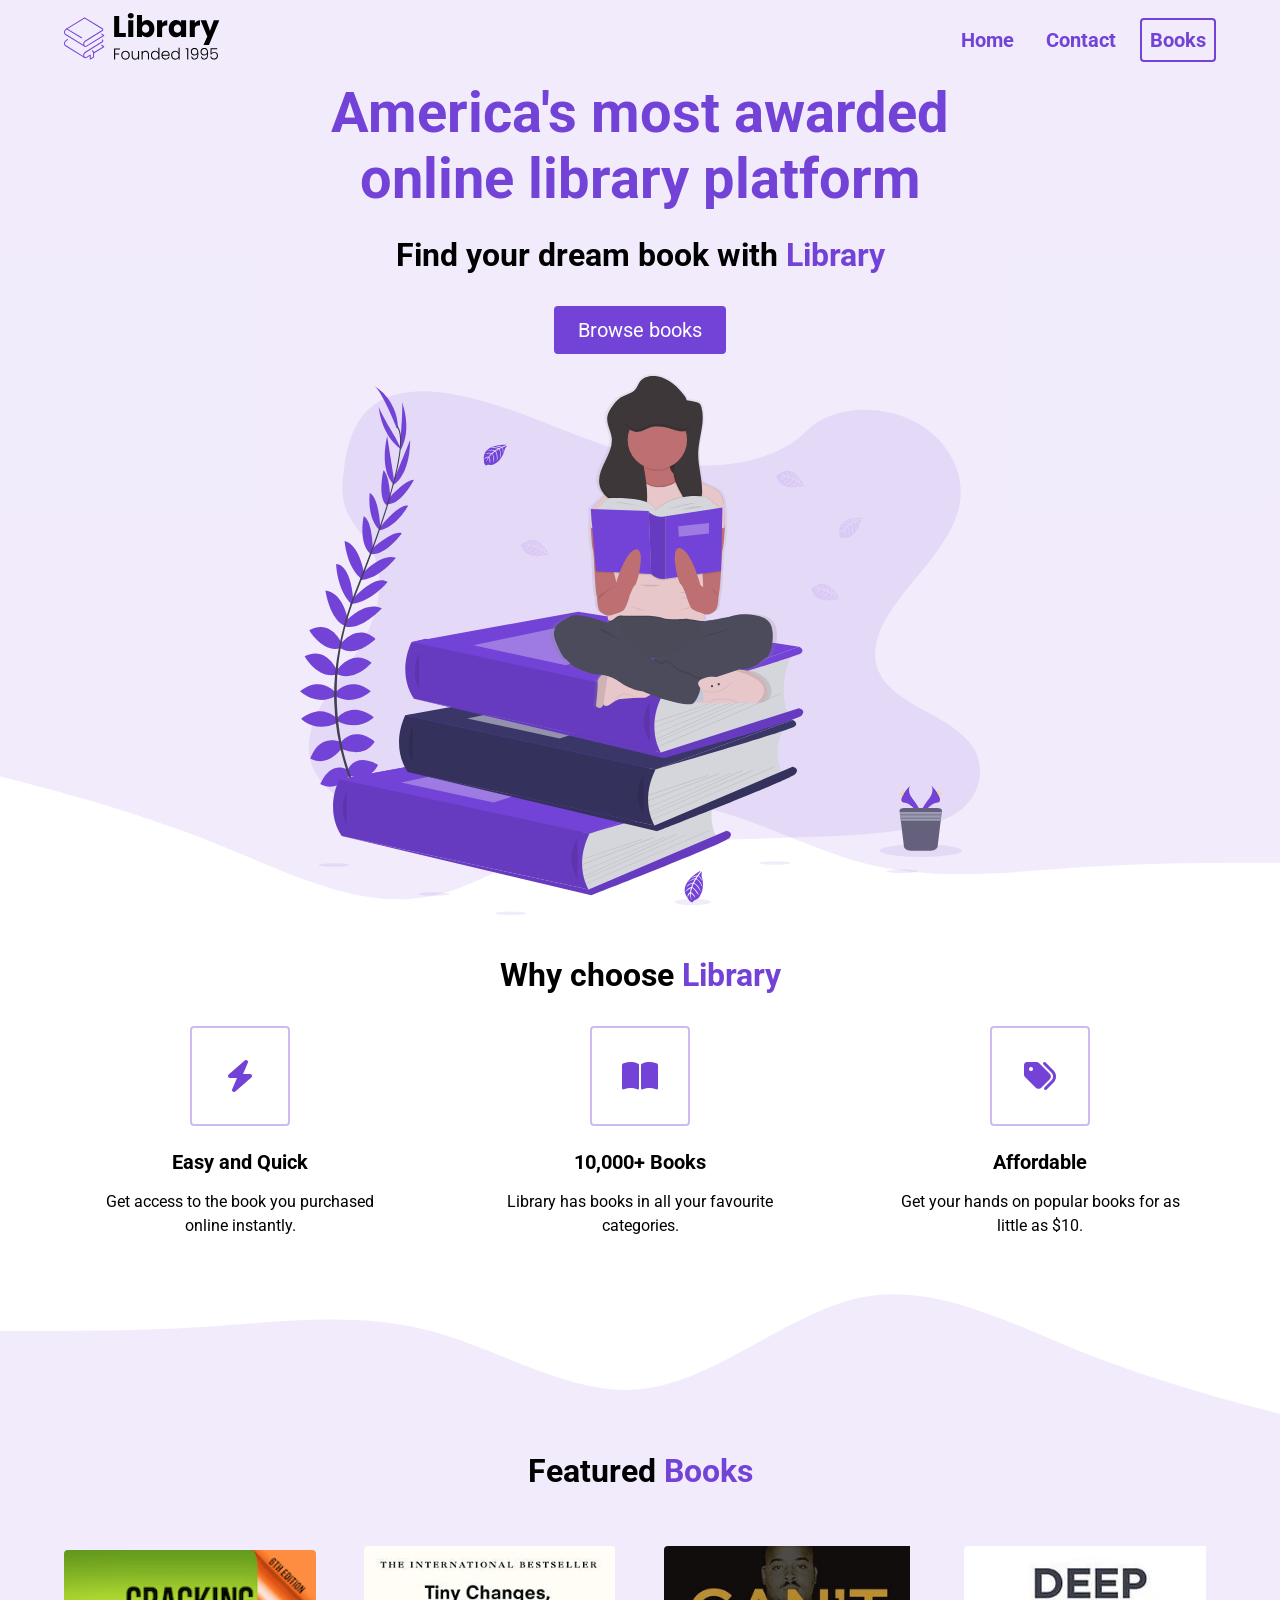
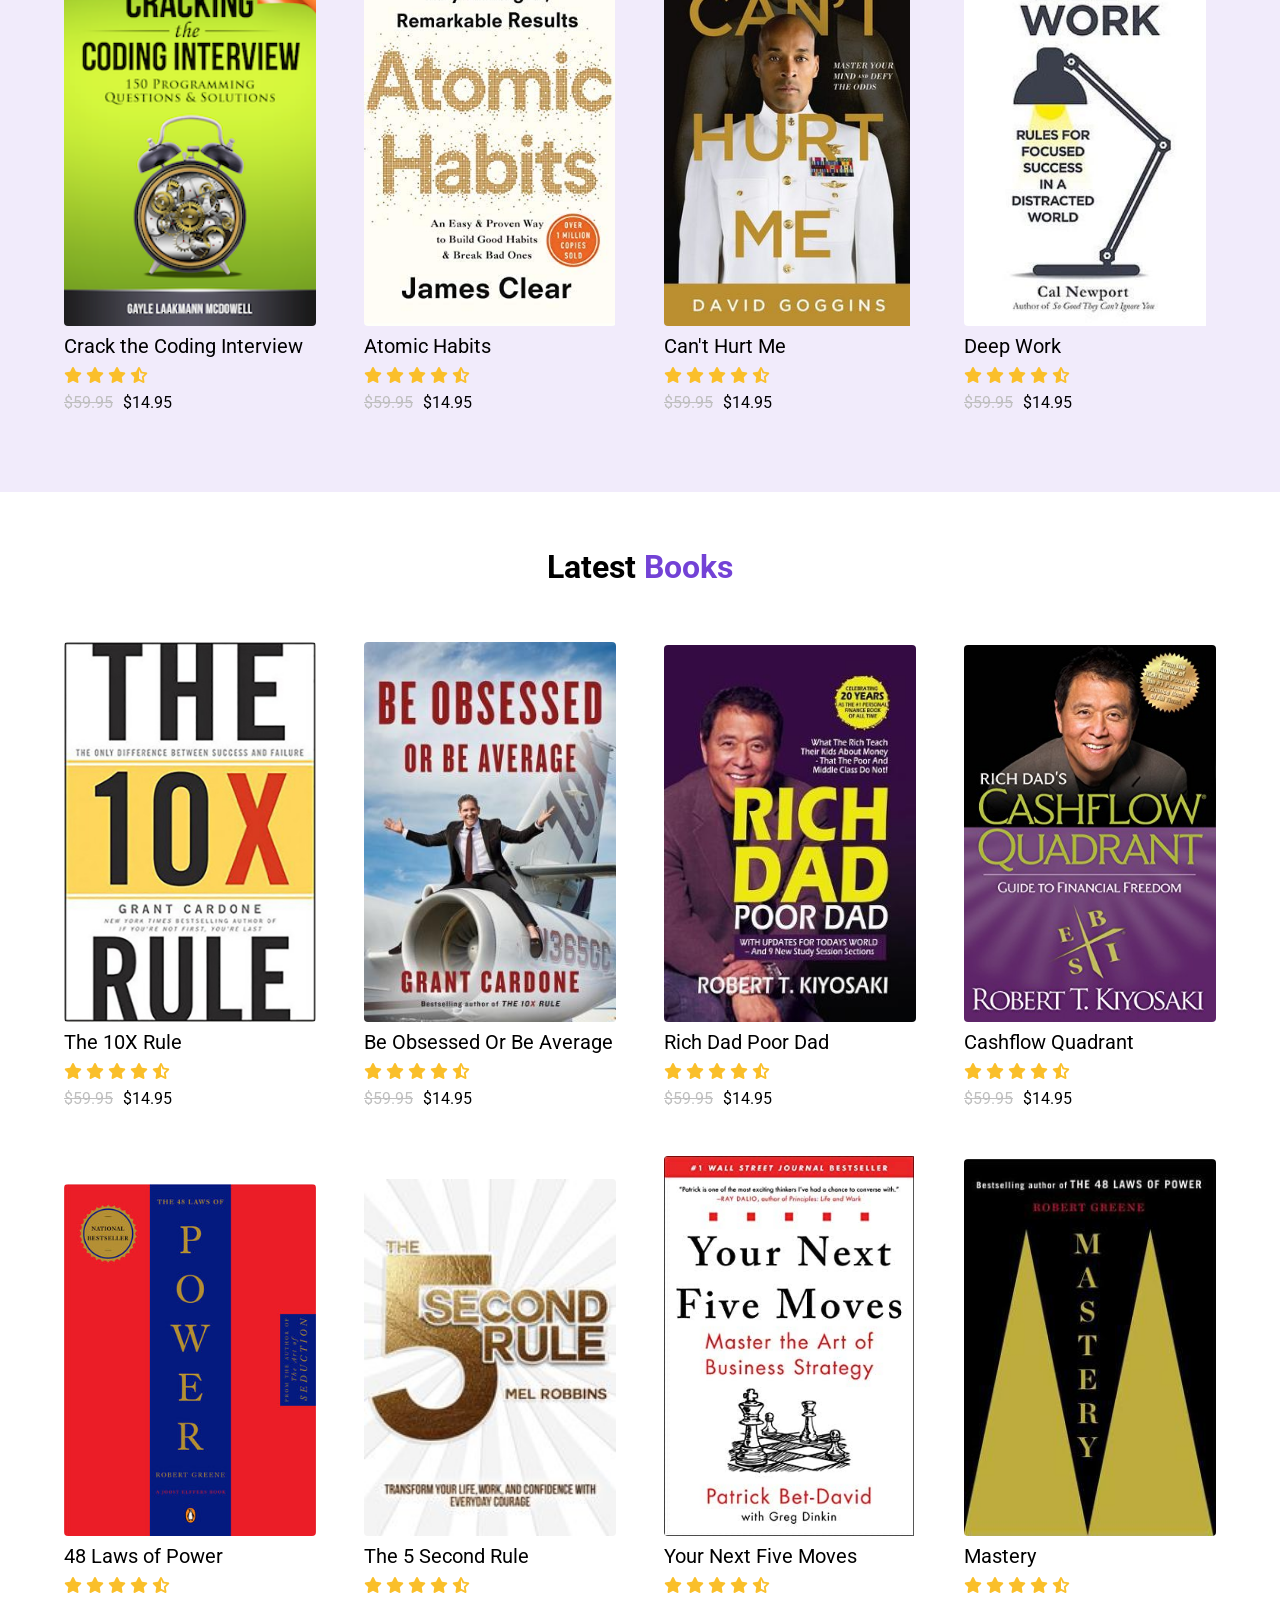
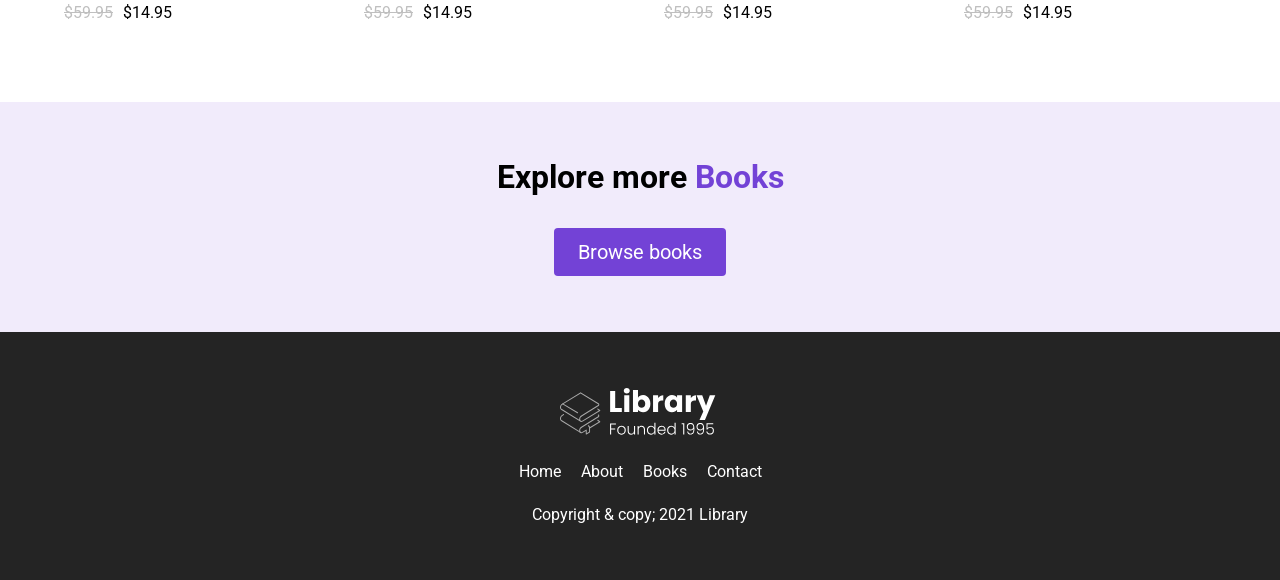
<file: index.html>
<!DOCTYPE html>
<html lang="en">

<head>
  <meta charset="UTF-8">
  <meta http-equiv="X-UA-Compatible" content="IE=edge">
  <meta name="viewport" content="width=device-width, initial-scale=1.0">
  <title>Library</title>
  <link rel="stylesheet" href="styles.css">
  <!-- UPDATE: using css version of font awesome so no need for kit -->
  <link rel="stylesheet" href="https://cdnjs.cloudflare.com/ajax/libs/font-awesome/6.4.0/css/all.min.css">
</head>

<body>
  <section id="landing">
    <nav>
      <div class="nav__container">
        <img class="logo" src="assets/Library.svg" alt="">
        <ul class="nav__links">
          <li><a href="#" class="nav__link">Home</a></li>
          <li><a href="#" class="nav__link">Contact</a></li>
          <li><a href="#" class="nav__link nav__link--primary">Books</a></li>
        </ul>
        <button class="btn__menu" onclick="openMenu()">
          <i class="fas fa-bars"></i>
        </button>
        <div class="menu__backdrop">
          <button class="btn__menu btn__menu--close" onclick="closeMenu()">
            <i class="fas fa-times"></i>
          </button>
          <ul class="menu__links">
            <li class="menu__list">
              <a href="#" class="menu__link" onclick="closeMenu()">Home</a>
            </li>
            <li class="menu__list">
              <a href="#features" class="menu__link" onclick="closeMenu()">Books</a>
            </li>
            <li class="menu__list">
              <a class="menu__link no-cursor" onclick="closeMenu()">Contacts</a>
            </li>
          </ul>
        </div>
      </div>
    </nav>
    <header>
      <div class="header__container">
        <div class="header__description">
          <h1>America's most awarded online library platform</h1>
          <h2>Find your dream book with <span class="purple">Library</span></h2>
          <a href="#features">
            <button class="btn">Browse books</button>
          </a>
        </div>
        <figure class="header__img--wrapper">
          <img src="assets/Undraw_Books.svg" alt="">
        </figure>
      </div>
    </header>
  </section>

  <main>
    <section id="highlights">
      <div class="container">
        <div class="row">
          <h2 class="section__title">
            Why choose <span class="purple">Library</span>
          </h2>
          <div class="highlight__wrapper">
            <div class="highlight">
              <div class="highlight__img">
                <i class="fas fa-bolt"></i>
              </div>
              <h3 class="highlight__subtitle">
                Easy and Quick
              </h3>
              <p class="highlight__para">
                Get access to the book you purchased online instantly.
              </p>
            </div>
            <div class="highlight">
              <div class="highlight__img">
                <i class="fas fa-book-open"></i>
              </div>
              <h3 class="highlight__subtitle">
                10,000+ Books
              </h3>
              <p class="highlight__para">
                Library has books in all your favourite categories.
              </p>
            </div>
            <div class="highlight">
              <div class="highlight__img">
                <i class="fas fa-tags"></i>
              </div>
              <h3 class="highlight__subtitle">
                Affordable
              </h3>
              <p class="highlight__para">
                Get your hands on popular books for as little as $10.
              </p>
            </div>
          </div>
        </div>
      </div>
    </section>

    <section id="features">
      <div class="container">
        <div class="row">
          <h2 class="section__title">
            Featured <span class="purple">Books</span>
          </h2>
          <div class="books">
            <div class="book">
              <figure class="book__img--wrapper">
                <img class="book__img" src="assets/crack the coding interview.png" alt="">
              </figure>
              <div class="book__title">
                Crack the Coding Interview
              </div>
              <div class="book__ratings">
                <i class="fas fa-star"></i>
                <i class="fas fa-star"></i>
                <i class="fas fa-star"></i>
                <i class="fas fa-star-half-alt"></i>
              </div>
              <div class="book__price">
                <span class="book__price--normal">$59.95</span> $14.95
              </div>
            </div>
            <div class="book">
              <figure class="book__img--wrapper">
                <img class="book__img" src="assets/atomic habits.jpg" alt="">
              </figure>
              <div class="book__title">
                Atomic Habits
              </div>
              <div class="book__ratings">
                <i class="fas fa-star"></i>
                <i class="fas fa-star"></i>
                <i class="fas fa-star"></i>
                <i class="fas fa-star"></i>
                <i class="fas fa-star-half-alt"></i>
              </div>
              <div class="book__price">
                <span class="book__price--normal">$59.95</span> $14.95
              </div>
            </div>
            <div class="book">
              <figure class="book__img--wrapper">
                <img class="book__img" src="assets/david goggins.jpeg" alt="">
              </figure>
              <div class="book__title">
                Can't Hurt Me
              </div>
              <div class="book__ratings">
                <i class="fas fa-star"></i>
                <i class="fas fa-star"></i>
                <i class="fas fa-star"></i>
                <i class="fas fa-star"></i>
                <i class="fas fa-star-half-alt"></i>
              </div>
              <div class="book__price">
                <span class="book__price--normal">$59.95</span> $14.95
              </div>
            </div>
            <div class="book">
              <figure class="book__img--wrapper">
                <img class="book__img" src="assets/deep work.jpeg" alt="">
              </figure>
              <div class="book__title">
                Deep Work
              </div>
              <div class="book__ratings">
                <i class="fas fa-star"></i>
                <i class="fas fa-star"></i>
                <i class="fas fa-star"></i>
                <i class="fas fa-star"></i>
                <i class="fas fa-star-half-alt"></i>
              </div>
              <div class="book__price">
                <span class="book__price--normal">$59.95</span> $14.95
              </div>
            </div>
          </div>
        </div>
      </div>
    </section>

    <section id="recent">
      <div class="container">
        <div class="row">
          <h2 class="section__title">
            Latest <span class="purple">Books</span>
          </h2>
          <div class="books">
            <div class="book">
              <figure class="book__img--wrapper">
                <img class="book__img" src="assets/book-1.jpeg" alt="">
              </figure>
              <div class="book__title">
                The 10X Rule
              </div>
              <div class="book__ratings">
                <i class="fas fa-star"></i>
                <i class="fas fa-star"></i>
                <i class="fas fa-star"></i>
                <i class="fas fa-star"></i>
                <i class="fas fa-star-half-alt"></i>
              </div>
              <div class="book__price">
                <span class="book__price--normal">$59.95</span> $14.95
              </div>
            </div>
            <div class="book">
              <figure class="book__img--wrapper">
                <img class="book__img" src="assets/book-2.jpeg" alt="">
              </figure>
              <div class="book__title">
                Be Obsessed Or Be Average
              </div>
              <div class="book__ratings">
                <i class="fas fa-star"></i>
                <i class="fas fa-star"></i>
                <i class="fas fa-star"></i>
                <i class="fas fa-star"></i>
                <i class="fas fa-star-half-alt"></i>
              </div>
              <div class="book__price">
                <span class="book__price--normal">$59.95</span> $14.95
              </div>
            </div>
            <div class="book">
              <figure class="book__img--wrapper">
                <img class="book__img" src="assets/book-3.jpeg" alt="">
              </figure>
              <div class="book__title">
                Rich Dad Poor Dad
              </div>
              <div class="book__ratings">
                <i class="fas fa-star"></i>
                <i class="fas fa-star"></i>
                <i class="fas fa-star"></i>
                <i class="fas fa-star"></i>
                <i class="fas fa-star-half-alt"></i>
              </div>
              <div class="book__price">
                <span class="book__price--normal">$59.95</span> $14.95
              </div>
            </div>
            <div class="book">
              <figure class="book__img--wrapper">
                <img class="book__img" src="assets/book-4.jpeg" alt="">
              </figure>
              <div class="book__title">
                Cashflow Quadrant
              </div>
              <div class="book__ratings">
                <i class="fas fa-star"></i>
                <i class="fas fa-star"></i>
                <i class="fas fa-star"></i>
                <i class="fas fa-star"></i>
                <i class="fas fa-star-half-alt"></i>
              </div>
              <div class="book__price">
                <span class="book__price--normal">$59.95</span> $14.95
              </div>
            </div>
            <div class="book">
              <figure class="book__img--wrapper">
                <img class="book__img" src="assets/book-5.jpeg" alt="">
              </figure>
              <div class="book__title">
                48 Laws of Power
              </div>
              <div class="book__ratings">
                <i class="fas fa-star"></i>
                <i class="fas fa-star"></i>
                <i class="fas fa-star"></i>
                <i class="fas fa-star"></i>
                <i class="fas fa-star-half-alt"></i>
              </div>
              <div class="book__price">
                <span class="book__price--normal">$59.95</span> $14.95
              </div>
            </div>
            <div class="book">
              <figure class="book__img--wrapper">
                <img class="book__img" src="assets/book-6.jpeg" alt="">
              </figure>
              <div class="book__title">
                The 5 Second Rule
              </div>
              <div class="book__ratings">
                <i class="fas fa-star"></i>
                <i class="fas fa-star"></i>
                <i class="fas fa-star"></i>
                <i class="fas fa-star"></i>
                <i class="fas fa-star-half-alt"></i>
              </div>
              <div class="book__price">
                <span class="book__price--normal">$59.95</span> $14.95
              </div>
            </div>
            <div class="book">
              <figure class="book__img--wrapper">
                <img class="book__img" src="assets/book-7.jpg" alt="">
              </figure>
              <div class="book__title">
                Your Next Five Moves
              </div>
              <div class="book__ratings">
                <i class="fas fa-star"></i>
                <i class="fas fa-star"></i>
                <i class="fas fa-star"></i>
                <i class="fas fa-star"></i>
                <i class="fas fa-star-half-alt"></i>
              </div>
              <div class="book__price">
                <span class="book__price--normal">$59.95</span> $14.95
              </div>
            </div>
            <div class="book">
              <figure class="book__img--wrapper">
                <img class="book__img" src="assets/book-8.jpeg" alt="">
              </figure>
              <div class="book__title">
                Mastery
              </div>
              <div class="book__ratings">
                <i class="fas fa-star"></i>
                <i class="fas fa-star"></i>
                <i class="fas fa-star"></i>
                <i class="fas fa-star"></i>
                <i class="fas fa-star-half-alt"></i>
              </div>
              <div class="book__price">
                <span class="book__price--normal">$59.95</span> $14.95
              </div>
            </div>
          </div>
        </div>
      </div>
    </section>

    <section id="explore">
      <div class="container">
        <div class="row row__column">
          <h2>Explore more <span class="purple">Books</span></h2>
          <a href="#features">
            <button class="btn">Browse books</button>
          </a>
        </div>
      </div>
    </section>
  </main>

  <footer>
    <div class="container">
      <div class="row row__column">
        <a href="#">
          <figure class="footer__logo">
            <img src="assets/Library.svg" class="footer__logo--img" alt="">
          </figure>
        </a>
        <div class="footer__list">
          <a href="#" class="footer__link">Home</a>
          <a class="footer__link no-cursor">About</a>
          <a href="#features" class="footer__link">Books</a>
          <a class="footer__link no-cursor">Contact</a>
        </div>
        <div class="footer__copyright">Copyright & copy; 2021 Library</div>
      </div>
    </div>
  </footer>
</body>

</html>
</file>
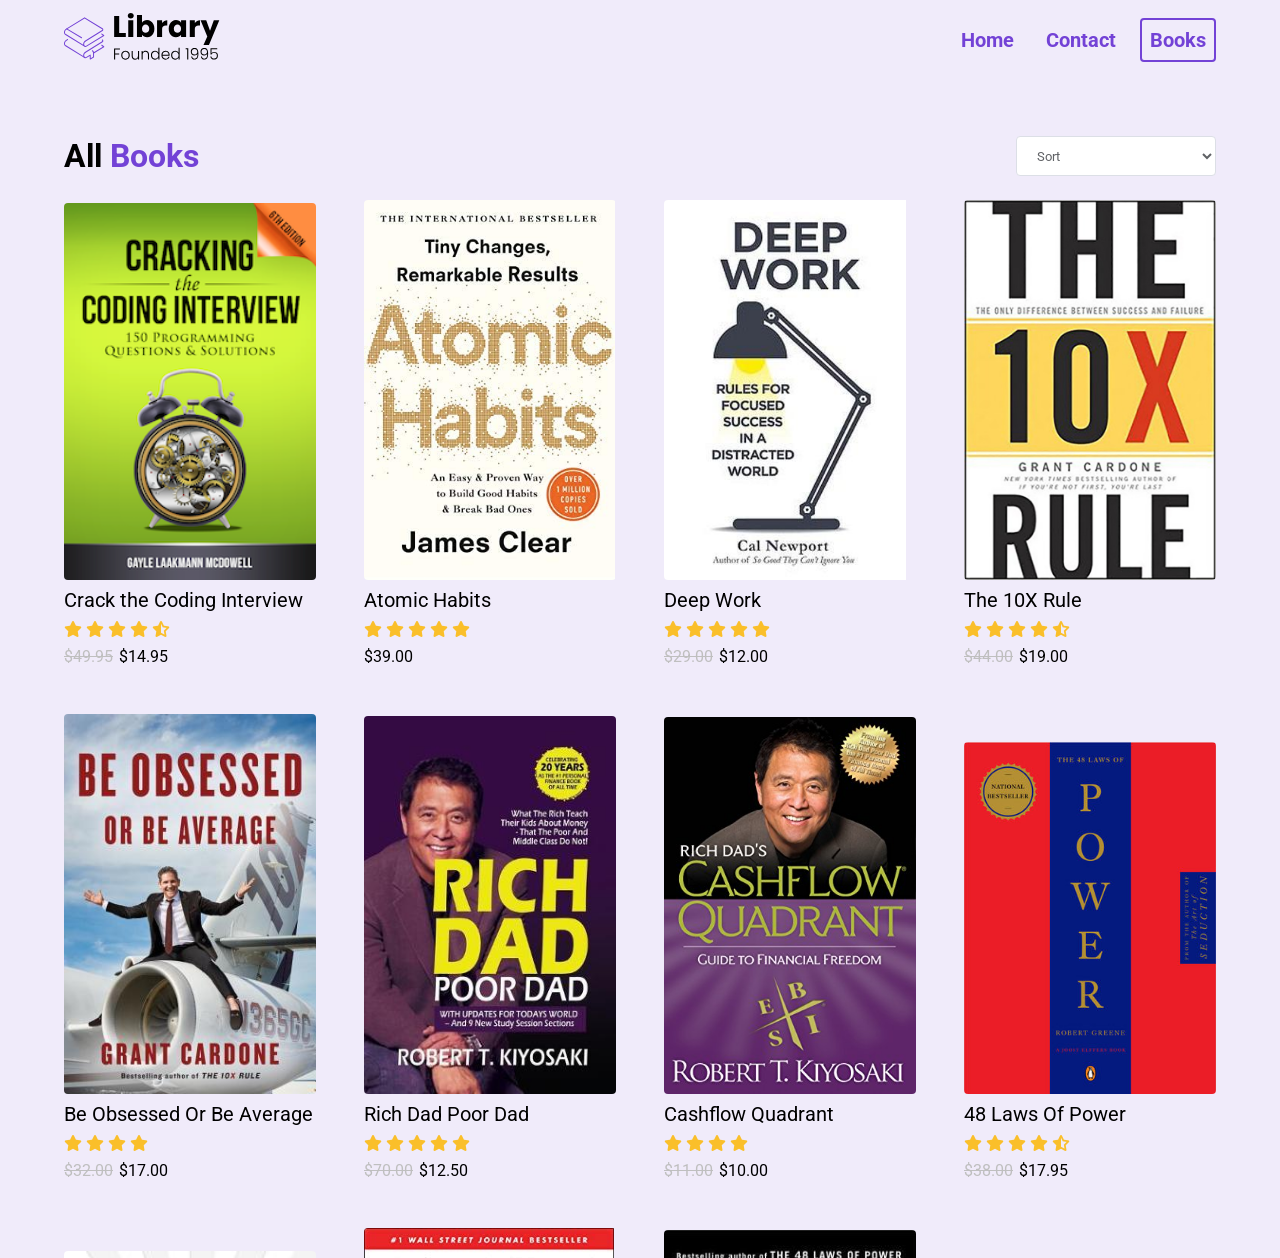
<file: books.html>
<!DOCTYPE html>
<html lang="en">

<head>
  <meta charset="UTF-8">
  <meta http-equiv="X-UA-Compatible" content="IE=edge">
  <meta name="viewport" content="width=device-width, initial-scale=1.0">
  <title>Library</title>
  <link rel="stylesheet" href="styles.css">
  <!-- UPDATE: using css version of font awesome so no need for kit -->
  <link rel="stylesheet" href="https://cdnjs.cloudflare.com/ajax/libs/font-awesome/6.4.0/css/all.min.css">
  <script src="index.js" defer></script>
  <script src="books.js" defer></script>
</head>

<body id="books__body">
  <section>
    <nav>
      <div class="nav__container">
        <img class="logo" src="assets/Library.svg" alt="">
        <ul class="nav__links">
          <li><a href="#" class="nav__link">Home</a></li>
          <li><a href="#" class="nav__link">Contact</a></li>
          <li><a href="#" class="nav__link nav__link--primary">Books</a></li>
        </ul>
        <button class="btn__menu" onclick="openMenu()">
          <i class="fas fa-bars"></i>
        </button>
        <div class="menu__backdrop" style="visibility: hidden;">
          <button class="btn__menu btn__menu--close" onclick="closeMenu()">
            <i class="fas fa-times"></i>
          </button>
          <ul class="menu__links">
            <li class="menu__list">
              <a href="#" class="menu__link" onclick="closeMenu()">Home</a>
            </li>
            <li class="menu__list">
              <a href="#features" class="menu__link" onclick="closeMenu()">Books</a>
            </li>
            <li class="menu__list">
              <a class="menu__link no-cursor" onclick="closeMenu()">Contacts</a>
            </li>
          </ul>
        </div>
      </div>
    </nav>
  </section>

  <main id="books__main">
    <section>
      <div class="container">
        <div class="row">
          <div class="books__header">
            <h2 class="section__title books__header--title">
              All <span class="purple">Books</span>
            </h2>
            
            <select id="filter" onchange="filterBooks(event)">
              <option value="" disabled selected>Sort</option>
              <option value="LOW TO HIGH">Price, Low to High</option>
              <option value="HIGH TO LOW">Price, High to Low</option>
              <option value="Ratings">Ratings</option>
            </select>
          </div>
          <div class="books">
            <i class="fas fa-spinner books__loading--spinner"></i>
        </div>
    </main>

  <footer>
    <div class="container">
      <div class="row row__column">
        <a href="#">
          <figure class="footer__logo">
            <img src="assets/Library.svg" class="footer__logo--img" alt="">
          </figure>
        </a>
        <div class="footer__list">
          <a href="#" class="footer__link">Home</a>
          <a class="footer__link no-cursor">About</a>
          <a href="#features" class="footer__link">Books</a>
          <a class="footer__link no-cursor">Contact</a>
        </div>
        <div class="footer__copyright">Copyright & copy; 2021 Library</div>
      </div>
    </div>
  </footer>
</body>

</html>
</file>
<file: styles.css>
@import url('https://fonts.googleapis.com/css2?family=Roboto:wght@400;500;700&display=swap');
* {
  padding: 0;
  margin: 0;
  box-sizing: border-box;
  font-family: 'Roboto', sans-serif;
}

html {
  scroll-behavior: smooth;
}

body {
  max-width: 100vw;
  overflow-x: hidden;
}

nav {
  height: 80px;
  display: flex;
}

img {
  width: 100%;
}

p {
  line-height: 1.5;
}

a {
  text-decoration: none;
}

a:hover {
  text-decoration: underline;
}



ul {
  display: flex;
}

li {
  list-style-type: none;
}

h1 {
  font-size: 56px;
  color: #7342d6;
  margin-bottom: 24px;
  text-align: center;
}

h2 {
  font-size: 32px;
  margin-bottom: 32px;
  text-align: center;
}

button {
  cursor: pointer;
}

button:active {
  transform: translateY(1px);
}

.btn {
  background-color: #7342d6;
  color: white;
  padding: 12px 24px;
  font-size: 20px;
  border-radius: 4px;
  border: none;
}

.purple {
  color: #7342d6;
}

.logo {
  width: 160px;
}

.nav__container {
  width: 100%;
  max-width: 1200px;
  padding: 0 24px;
  display: flex;
  justify-content: space-between;
  align-items: center;
  margin: 0 auto;
}

.nav__link {
  margin-left: 16px;
  text-decoration: none;
  font-size: 20px;
  color: #7342d6;
  font-weight: bold;
  padding: 8px;
}

.nav__link:hover {
  text-decoration: underline;
}

.nav__link--primary {
  border: 2px solid #7342d6;
  border-radius: 4px;
}

.nav__link--primary:hover {
  text-decoration: none;
}

.btn__menu {
  background-color: transparent;
  font-size: 40px;
  border: none;
  color: #7342d6;
  display: none;
}

.menu__backdrop {
  position: absolute;
  background-color: #242424;
  top: 0;
  left: 0;
  right: 0;
  bottom: 0;
  z-index: 99;
  display: flex;
  align-items: center;
  justify-content: center;
  visibility: hidden;
  transition: all 300ms ease;
  opacity: 0;
  transform: translate(100%);
}

.menu--open {
  max-height: 100vh;
  overflow: hidden;
}

.menu--open .menu__backdrop {
  visibility: visible !important;
  opacity: 1;
  transform: translate(0);
}

.menu__links {
  display: flex;
  flex-direction: column;
  align-items: center;
}

.menu__list {
  padding: 32px 0;
}

.menu__link {
  color: white;
  font-size: 40px;
}

.btn__menu--close {
  position: absolute;
  top: 10px;
  right: 20px;
  padding: 8px;
  color: white;
}


/* 

LANDING

*/

#landing {
  background-color: rgba(115, 66, 214, 0.1)
}

header {
  height: calc(100vh - 80px);
}

.header__container {
  width: 100%;
  max-width: 720px;
  margin: 0 auto;
  height: 100%;
  display: flex;
  flex-direction: column;
  justify-content: space-around;
}

.header__description {
  display: flex;
  flex-direction: column;
  align-items: center;
}

.header__img--wrapper {
  padding: 20px;

  /* Added this after the tutorial to 
  show it over the wave on larger screens */
  z-index: 50;
}

.container {
  padding: 56px 0;
}

.row {
  width: 100%;
  max-width: 1200px;
  margin: 0 auto;
}

.row__column {
  display: flex;
  flex-direction: column;
  align-items: center;
}

.no-cursor {
  cursor: not-allowed;
}
/* 

HIGHLIGHTS 

*/

#highlights {
  position: relative;
  max-width: 100vw;
}

#highlights:after,
#highlights:before {
  background: url('assets/wave.svg');
  content: "";
  position: absolute;
  width: 101vw;
  height: 12vw;
  left: 0;
  z-index: 1;
  background-size: cover;
  background-repeat: no-repeat;
}

#highlights:before {
  transform: translateY(-100%);
  top: 1px;
}

#highlights:after {
  transform: translateY(100%) rotate(180deg);
  bottom: 1px;
}

.highlight__wrapper {
  display: flex;
  flex-wrap: wrap;
}

.highlight {
  padding: 0 24px;
  width: calc(100% / 3);
  display: flex;
  align-items: center;
  flex-direction: column;
}

.highlight__para {
  text-align: center;
  max-width: 280px;
}

.highlight__img {
  border: 2px solid #7342d65d;
  color: #7342d6;
  width: 100px;
  height: 100px;
  display: flex;
  align-items: center;
  justify-content: center;
  border-radius: 4px;
  font-size: 32px;
  margin-bottom: 24px;
}

.highlight__subtitle {
  font-size: 20px;
  margin-bottom: 16px;
  text-align: center;
}

/* 

FEATURES 

*/

#features {
  padding-top: 8vw;
  background-color: rgba(115, 66, 214, 0.1);
}

.books {
  display: flex;
  flex-wrap: wrap;
}

.book {
  width: 25%;
  padding: 24px;
  /* Added after tutorial to push all the books images down */
  display: flex;
  flex-direction: column;
  justify-content: flex-end;
}

.book__img {
  max-height: 380px;
  transition: all 300ms ease;
  cursor: not-allowed;
  /* Added after tutorial to maintain image aspect ratio */
  object-fit: contain;
  object-position: left;
}

.book__img--wrapper {
  margin-bottom: 8px;
  border-radius: 4px;
  overflow: hidden;
  display: flex;
}

.book:hover .book__img {
  transform: scale(1.03);
}

.book__title {
  font-size: 20px;
  margin-bottom: 8px;
}

.book__title:hover {
  text-decoration: underline;
  cursor: not-allowed;
}

.book__ratings {
  margin-bottom: 8px;
  color: #fabf2a;
}

.book__price--normal {
  text-decoration: line-through;
  padding-right: 6px;
  color: #bfbfbf;
}

/* 

EXPLORE

*/

#explore {
  background-color: rgba(115, 66, 214, 0.1);
}

/* 

FOOTER

*/

footer {
  background-color: #242424;
}

.footer__logo {
  display: flex;
}

.footer__logo--img {
  width: 160px;
  filter: grayscale(1) invert(1);
}

.footer__link,
.footer__copyright {
  color: #fff;
}

.footer__list {
  margin: 20px 0 24px 0;
}

.footer__link {
  padding: 0 8px;
}

/* 
**

BOOKS PAGE

**
*/

#books__body {
  background-color: rgba(115, 66, 214, 0.1);
  display: flex;
  flex-direction: column;
  min-height: 100vh;
}

#books__main {
  flex: 1;
}

.books__header {
  display: flex;
  justify-content: space-between;
  align-items: center;
  padding: 0 24px;
}

.books__header--title {
  margin-bottom: 0;
}

select {
  background-color: #fff;
  border-radius: 4px;
  border: 1px solid #dcdfe6;
  color: #606266;
  height: 40px;
  line-height: 40px;
  outline: none;
  padding: 0 16px;
  width: 100%;
  max-width: 200px;
}

.books__loading {
  display: flex;
  align-items: center;
  justify-content: center;
  padding-top: 60px;
  font-size: 60px;
  color: #7342d6;
}

.books__loading--spinner {
  display: none !important;
}

.books__loading .books__loading--spinner {
  display: block !important;
}

.fa-spinner {
  animation: rotate 600ms infinite linear;
}

@keyframes rotate {
  0% {
    transform: rotate(0);
  }

  100% {
    transform: rotate(360deg);
  }
}

/* SMALL PHONES, TABLETS, LARGE SMARTPHONES */
@media (max-width: 768px) {
  .header__description {
    padding: 0 24px;
  }

  h1 {
    font-size: 40px;
  }

  h2 {
    font-size: 26px;
  }

  button {
    font-size: 18px;
  }

  .book {
    width: 50%;
  }
}


/* SMALL PHONES, LARGE SMARTPHONES */
@media (max-width: 550px) {
  .btn__menu {
    display: block;
  }

  .nav__links {
    display: none;
  }

  .highlight {
    width: 100%;
  }

  .highlight:not(:last-child) {
    margin-bottom: 24px;
  }
}
</file>
